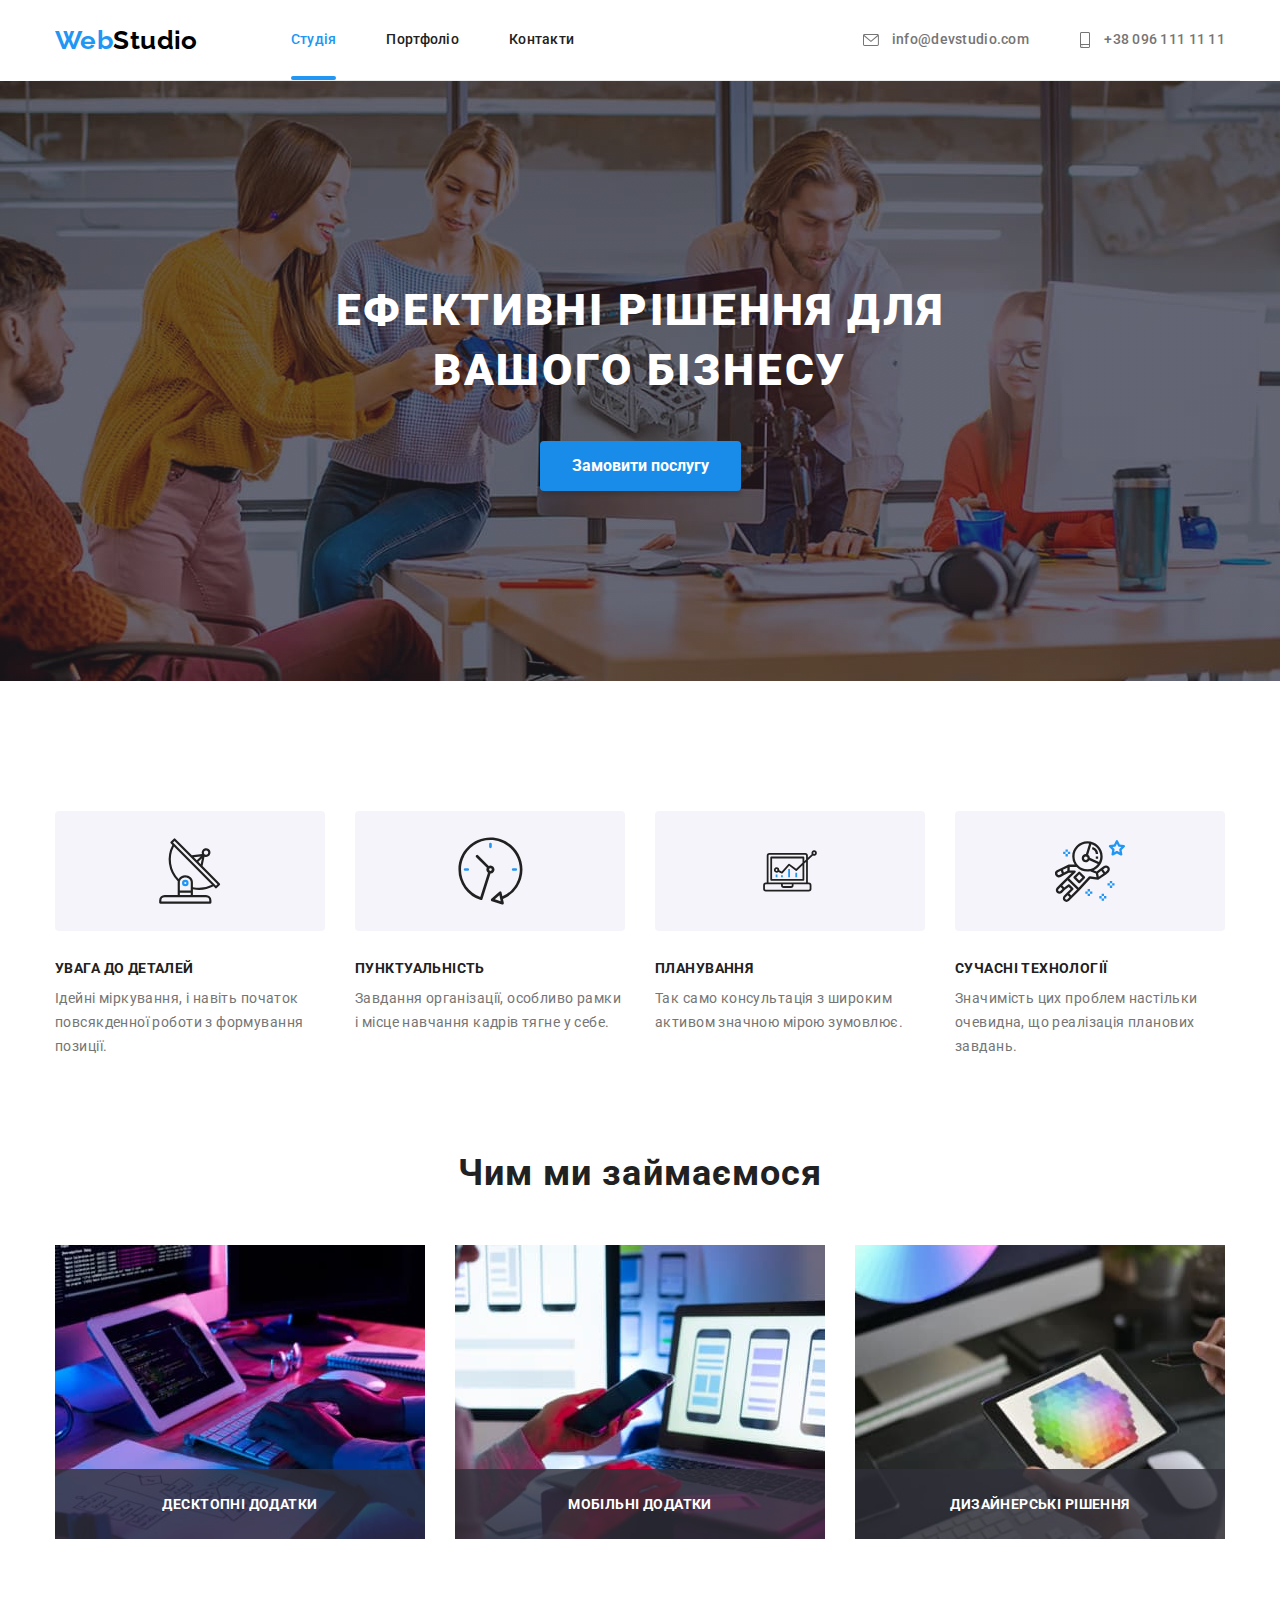
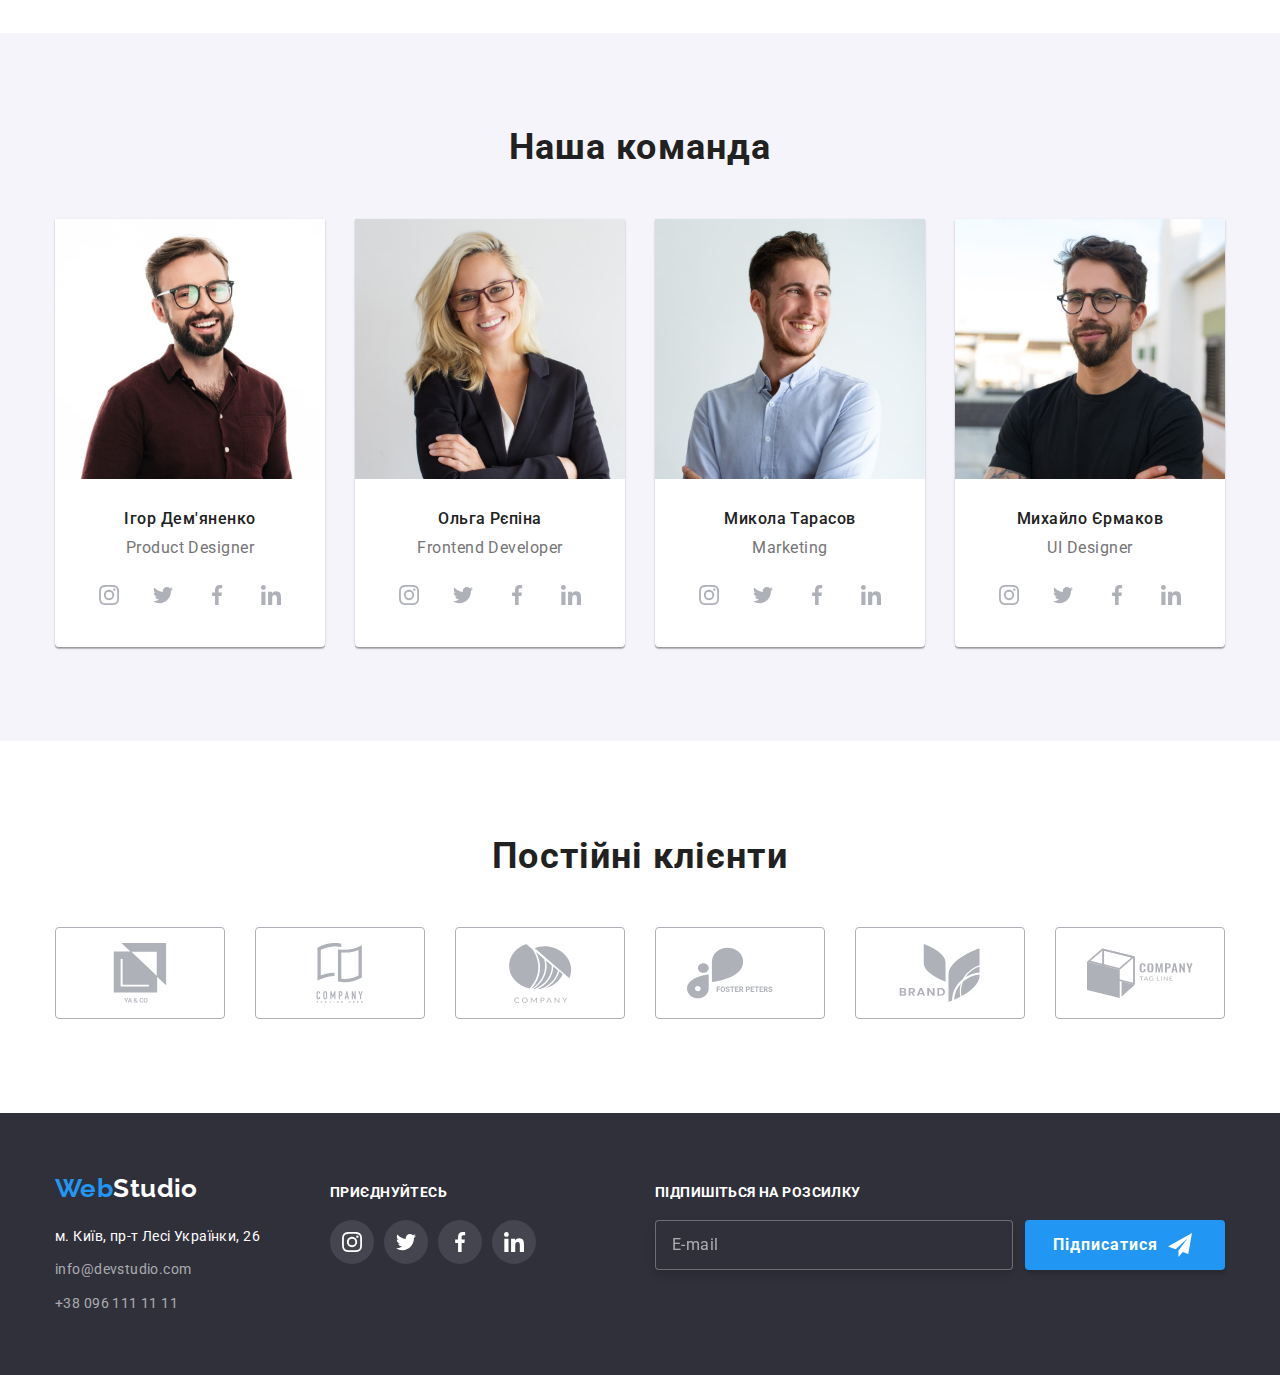
<file: index.html>
<!DOCTYPE html>
<html lang="uk">
  <head>
    <meta charset="UTF-8" />
    <meta name="viewport" content="width=device-width, initial-scale=1.0" />
    <link type="images/icons" sizes="96x96" rel="icon" href="/images/icons/icons8-keyshot-96.png" />
    <link rel="preconnect" href="https://fonts.googleapis.com" />
    <link rel="preconnect" href="https://fonts.gstatic.com" crossorigin />
    <link
      href="https://fonts.googleapis.com/css2?family=Raleway:wght@700&family=Roboto:wght@400;500;700;900&display=swap"
      rel="stylesheet"
    />
    <link
      rel="stylesheet"
      href="https://cdnjs.cloudflare.com/ajax/libs/modern-normalize/1.1.0/modern-normalize.min.css"
    />
    <link rel="stylesheet" href="./css/styles.css" />
    <title>Студія</title>
  </head>
  <body>
    <!-- Шапка -->
    <header>
      <div class="header-nav container">
        <!-- Main navigation -->
        <nav class="nav-menu">
          <a href="index.html" class="logo"><span class="logo-color">Web</span>Studio</a>
          <ul class="nav-list">
            <li class="item"><a href="./index.html" class="nav-link studio current">Студія</a></li>
            <li class="item"><a href="./portfolio.html" class="nav-link">Портфоліо</a></li>
            <li class="item"><a href="./index.html" class="nav-link">Контакти</a></li>
          </ul>
        </nav>
        <ul class="contacts-link">
          <li class="item">
            <a class="link" href="mailto:info@devstudio.com">
              <svg class="header-svg" width="16" height="12">
                <use class="header-icon" href="./images/icons.svg#icon-mail"></use>
              </svg>
              info@devstudio.com
            </a>
          </li>
          <li class="item">
            <a class="link" href="tel:+380961111111">
              <svg class="header-svg" width="12" height="16">
                <use class="header-icon" href="./images/icons.svg#icon-smartphone"></use>
              </svg>
              +38 096 111 11 11
            </a>
          </li>
        </ul>
      </div>
    </header>
    <!-- Основное -->
    <main>
      <!--Hero -->
      <section class="hero">
        <div class="container">
          <h1 class="hero-text">Ефективні рішення для вашого бізнесу</h1>
          <button data-open-modal class="button" type="button">Замовити послугу</button>
        </div>
      </section>
      <!--specials-->
      <section class="head-title1">
        <div class="container">
          <h2 class="hidden-h">Особливості</h2>
          <ul class="list list-specials">
            <li class="item">
              <div class="feature-item">
                <svg class="feature-svg" width="65.32" height="70">
                  <use href="./images/icons.svg#icon-antenna"></use>
                </svg>
              </div>
              <h3 class="title1">Увага до деталей</h3>

              <p class="p1-text">
                Ідейні міркування, і навіть початок повсякденної роботи з формування позиції.
              </p>
            </li>
            <li class="item">
              <div class="feature-item">
                <svg class="feature-svg" width="66.96" height="70">
                  <use href="./images/icons.svg#icon-clock"></use>
                </svg>
              </div>
              <h3 class="title1">Пунктуальність</h3>

              <p class="p1-text">
                Завдання організації, особливо рамки і місце навчання кадрів тягне у себе.
              </p>
            </li>
            <li class="item">
              <div class="feature-item">
                <svg class="feature-svg" width="70" height="53.69">
                  <use href="./images/icons.svg#icon-diagram"></use>
                </svg>
              </div>
              <h3 class="title1">Планування</h3>

              <p class="p1-text">Так само консультація з широким активом значною мірою зумовлює.</p>
            </li>
            <li class="item">
              <div class="feature-item">
                <svg class="feature-svg" width="70" height="70">
                  <use href="./images/icons.svg#icon-astronaut"></use>
                </svg>
              </div>
              <h3 class="title1">Сучасні технології</h3>

              <p class="p1-text">
                Значимість цих проблем настільки очевидна, що реалізація планових завдань.
              </p>
            </li>
          </ul>
        </div>
      </section>
      <!--Займаемося-->
      <section class="section2">
        <div class="container">
          <h2 class="h2-index">Чим ми займаємося</h2>
          <ul class="list list-works">
            <li class="item">
              <div class="position-element">
                <img src="images/box/box1.jpg" alt="Десктопні додатки" class="box" width="370" />
                <p class="position-text">Десктопні додатки</p>
              </div>
            </li>
            <li class="item">
              <div class="position-element">
                <img src="images/box/box2.jpg" alt="Мобільні додатки" class="box" width="370" />
                <p class="position-text">Мобільні додатки</p>
              </div>
            </li>
            <li class="item">
              <div class="position-element">
                <img src="images/box/box3.jpg" alt="Дизайнерські рішення" class="box" width="370" />
                <p class="position-text">Дизайнерські рішення</p>
              </div>
            </li>
          </ul>
        </div>
      </section>
      <!--us team-->
      <section class="team">
        <div class="container">
          <h2 class="h2-index">Наша команда</h2>
          <ul class="list list-human">
            <li class="item">
              <img
                src="images/team/team1.jpg"
                alt="Ігор Дем'яненко"
                class="photo"
                width="270"
                height="260"
              />
              <div class="format-text">
                <h3 class="title-human">Ігор Дем'яненко</h3>
                <p class="p2-text" lang="en">Product Designer</p>
                <ul class="team-social-list">
                  <li class="team-social-item">
                    <a class="team-social-link" href="">
                      <svg class="team-social-icon" width="20" height="20">
                        <use href="./images/icons.svg#icon-instagram"></use>
                      </svg>
                    </a>
                  </li>
                  <li class="team-social-item">
                    <a class="team-social-link" href="">
                      <svg class="team-social-icon" width="20" height="20">
                        <use href="./images/icons.svg#icon-twitter"></use>
                      </svg>
                    </a>
                  </li>
                  <li class="team-social-item">
                    <a class="team-social-link" href="">
                      <svg class="team-social-icon" width="20" height="20">
                        <use href="./images/icons.svg#icon-facebook"></use>
                      </svg>
                    </a>
                  </li>
                  <li class="team-social-item">
                    <a class="team-social-link" href="">
                      <svg class="team-social-icon" width="20" height="20">
                        <use href="./images/icons.svg#icon-linkedin"></use>
                      </svg>
                    </a>
                  </li>
                </ul>
              </div>
            </li>
            <li class="item">
              <img
                src="images/team/team2.jpg"
                alt="Ольга Рєпіна"
                class="photo"
                width="270"
                height="260"
              />
              <div class="format-text">
                <h3 class="title-human">Ольга Рєпіна</h3>
                <p class="p2-text" lang="en">Frontend Developer</p>
                <ul class="team-social-list">
                  <li class="team-social-item">
                    <a class="team-social-link" href="">
                      <svg class="team-social-icon" width="20" height="20">
                        <use href="./images/icons.svg#icon-instagram"></use>
                      </svg>
                    </a>
                  </li>
                  <li class="team-social-item">
                    <a class="team-social-link" href="">
                      <svg class="team-social-icon" width="20" height="20">
                        <use href="./images/icons.svg#icon-twitter"></use>
                      </svg>
                    </a>
                  </li>
                  <li class="team-social-item">
                    <a class="team-social-link" href="">
                      <svg class="team-social-icon" width="20" height="20">
                        <use href="./images/icons.svg#icon-facebook"></use>
                      </svg>
                    </a>
                  </li>
                  <li class="team-social-item">
                    <a class="team-social-link" href="">
                      <svg class="team-social-icon" width="20" height="20">
                        <use href="./images/icons.svg#icon-linkedin"></use>
                      </svg>
                    </a>
                  </li>
                </ul>
              </div>
            </li>
            <li class="item">
              <img
                src="images/team/team3.jpg"
                alt="Микола Тарасов"
                class="photo"
                width="270"
                height="260"
              />
              <div class="format-text">
                <h3 class="title-human">Микола Тарасов</h3>
                <p class="p2-text" lang="en">Marketing</p>
                <ul class="team-social-list">
                  <li class="team-social-item">
                    <a class="team-social-link" href="">
                      <svg class="team-social-icon" width="20" height="20">
                        <use href="./images/icons.svg#icon-instagram"></use>
                      </svg>
                    </a>
                  </li>
                  <li class="team-social-item">
                    <a class="team-social-link" href="">
                      <svg class="team-social-icon" width="20" height="20">
                        <use href="./images/icons.svg#icon-twitter"></use>
                      </svg>
                    </a>
                  </li>
                  <li class="team-social-item">
                    <a class="team-social-link" href="">
                      <svg class="team-social-icon" width="20" height="20">
                        <use href="./images/icons.svg#icon-facebook"></use>
                      </svg>
                    </a>
                  </li>
                  <li class="team-social-item">
                    <a class="team-social-link" href="">
                      <svg class="team-social-icon" width="20" height="20">
                        <use href="./images/icons.svg#icon-linkedin"></use>
                      </svg>
                    </a>
                  </li>
                </ul>
              </div>
            </li>
            <li class="item">
              <img
                src="images/team/team4.jpg"
                alt="Михайло Єрмаков"
                class="photo"
                width="270"
                height="260"
              />
              <div class="format-text">
                <h3 class="title-human">Михайло Єрмаков</h3>
                <p class="p2-text" lang="en">UI Designer</p>
                <ul class="team-social-list">
                  <li class="team-social-item">
                    <a class="team-social-link" href="">
                      <svg class="team-social-icon" width="20" height="20">
                        <use href="./images/icons.svg#icon-instagram"></use>
                      </svg>
                    </a>
                  </li>
                  <li class="team-social-item">
                    <a class="team-social-link" href="">
                      <svg class="team-social-icon" width="20" height="20">
                        <use href="./images/icons.svg#icon-twitter"></use>
                      </svg>
                    </a>
                  </li>
                  <li class="team-social-item">
                    <a class="team-social-link" href="">
                      <svg class="team-social-icon" width="20" height="20">
                        <use href="./images/icons.svg#icon-facebook"></use>
                      </svg>
                    </a>
                  </li>
                  <li class="team-social-item">
                    <a class="team-social-link" href="">
                      <svg class="team-social-icon" width="20" height="20">
                        <use href="./images/icons.svg#icon-linkedin"></use>
                      </svg>
                    </a>
                  </li>
                </ul>
              </div>
            </li>
          </ul>
        </div>
      </section>
      <!--Clients-->
      <section class="clients section">
        <div class="container">
          <h2 class="clients-title">Постійні клієнти</h2>
          <ul class="clients-list">
            <li class="clients-item">
              <a class="clients-link" href="#">
                <svg class="clients-icon" width="106" height="60">
                  <use href="./images/icons.svg#icon-client1"></use>
                </svg>
              </a>
            </li>
            <li class="clients-item">
              <a class="clients-link" href="#">
                <svg class="clients-icon" width="106" height="60">
                  <use href="./images/icons.svg#icon-client2"></use>
                </svg>
              </a>
            </li>
            <li class="clients-item">
              <a class="clients-link" href="#">
                <svg class="clients-icon" width="106" height="60">
                  <use href="./images/icons.svg#icon-client3"></use>
                </svg>
              </a>
            </li>
            <li class="clients-item">
              <a class="clients-link" href="#">
                <svg class="clients-icon" width="106" height="60">
                  <use href="./images/icons.svg#icon-client4"></use>
                </svg>
              </a>
            </li>
            <li class="clients-item">
              <a class="clients-link" href="#">
                <svg class="clients-icon" width="106" height="60">
                  <use href="./images/icons.svg#icon-client5"></use>
                </svg>
              </a>
            </li>
            <li class="clients-item">
              <a class="clients-link" href="#">
                <svg class="clients-icon" width="106" height="60">
                  <use href="./images/icons.svg#icon-client6"></use>
                </svg>
              </a>
            </li>
          </ul>
        </div>
      </section>
    </main>
    <!-- Подвал -->
    <footer class="footer">
      <!--Address-->
      <div class="container footer-conteiner">
        <div class="footer-pad">
          <a href="index.html" class="logo-footer logo" lang="en"
            ><span class="logo-color">Web</span><span class="logo-color2">Studio</span></a
          >
          <address class="address-font">
            <ul class="nodecor footer-flex">
              <li class="item">
                <a
                  href="https://goo.gl/maps/6Eq97cpLvWqihNQf9"
                  target="_blank"
                  rel="noopener noreferrer"
                  class=" contacts-address"
                  >м. Київ, пр-т Лесі Українки, 26</a
                >
              </li>
              <li class="item">
                <a href="mailto:binfo@devstudio.com" class="link contacts-footer"
                  >info@devstudio.com
                </a>
              </li>
              <li class="item">
                <a href="tel:+380961111111" class="link-footer contacts-footer"
                  >+38 096 111 11 11</a
                >
              </li>
            </ul>
          </address>
        </div>

        <div class="footer-social">
          <p class="footer-social-text">приєднуйтесь</p>
          <ul class="footer-social-list">
            <li class="footer-social-item">
              <a class="footer-social-link link" href="">
                <svg class="footer-social-icon" width="20" height="20">
                  <use href="./images/icons.svg#icon-instagram"></use>
                </svg>
              </a>
            </li>
            <li class="footer-social-item">
              <a class="footer-social-link link" href="">
                <svg class="footer-social-icon" width="20" height="20">
                  <use href="./images/icons.svg#icon-twitter"></use>
                </svg>
              </a>
            </li>
            <li class="footer-social-item">
              <a class="footer-social-link link" href="">
                <svg class="footer-social-icon" width="20" height="20">
                  <use href="./images/icons.svg#icon-facebook"></use>
                </svg>
              </a>
            </li>
            <li class="footer-soc-item">
              <a class="footer-social-link link" href="">
                <svg class="footer-social-icon" width="20" height="20">
                  <use href="./images/icons.svg#icon-linkedin"></use>
                </svg>
              </a>
            </li>
          </ul>
        </div>
        <form class="form-footer">
          <p class="footer-social-text">Підпишіться на розсилку</p>

          <div class="form-lable">
            <label class="form-footer">
              <input class="form-in-footer" type="email" name="mail" placeholder="E-mail" />
            </label>
            <button class="form-button-footer" type="submit">
              Підписатися

              <svg class="icon" width="24" height="24">
                <use href="./images/icons.svg#icon-send"></use>
              </svg>
            </button>
          </div>
        </form>
      </div>
    </footer>

    <!-- Modal Window-->
    <div data-modal class="backdrop is-hidden">
      <div class="modal">
        <button data-close-modal class="modal-button">
          <svg class="header-svg1" width="20" height="20">
            <use class="modal-icon" href="./images/icons.svg#icon-close"></use>
          </svg>
        </button>

        <!--Text modal window-->
        <form class="form js-speaker-form">
          <p class="modal-h2">Залиште свої дані, ми вам передзвонимо</p>

          <label class="form-field">
            <span class="form-label">Ім'я</span>
            <input class="form-input" type="text" name="name" placeholder=" " />

            <svg class="icon" width="18" height="18">
              <use href="./images/icons.svg#icon-persone"></use>
            </svg>
          </label>

          <label class="form-field">
            <span class="form-label">Телефон</span>
            <input class="form-input" 
            type="tel" 
            name="tel" 
            placeholder=" " 
            />

            <svg class="icon" width="18" height="18">
              <use href="./images/icons.svg#icon-mobile"></use>
            </svg>
          </label>

          <label class="form-field">
            <span class="form-label"> Пошта</span>
            <input class="form-input" type="email" name="mail" placeholder=" " />

            <svg class="icon" width="18" height="18">
              <use href="./images/icons.svg#icon-email"></use>
            </svg>
          </label>

          <div class="form-field">
            <label for="comment">
              <span class="form-label">Коментар</span>
            </label>
            <textarea
              class="comment"
              name="comment"
              id="comment"
              cols="30"
              rows="4"
              placeholder="Введіть текст"
            ></textarea>
          </div>

          <label class="lable-checkbox">
            <input class="checkbox" type="checkbox" name="policy" value="policy" />
            <span class="icon"></span>
            Погоджуюся з розсилкою та приймаю
            <a href="#" class="dogovor"> <span class="">Умови договору</span></a>
          </label>

          <div>
            <button class="form-button" type="submit">Відправити</button>
          </div>
        </form>
      </div>
    </div>
    <script src="./java/modal.js"></script>
    <script>
      (() => {
        document.querySelector('.js-speaker-form').addEventListener('submit', e => {
          e.preventDefault();

          new FormData(e.currentTarget).forEach((value, name) => console.log(`${name}: ${value}`));

          e.currentTarget.reset();
        });
      })();
    </script>
  </body>
</html>
</file>
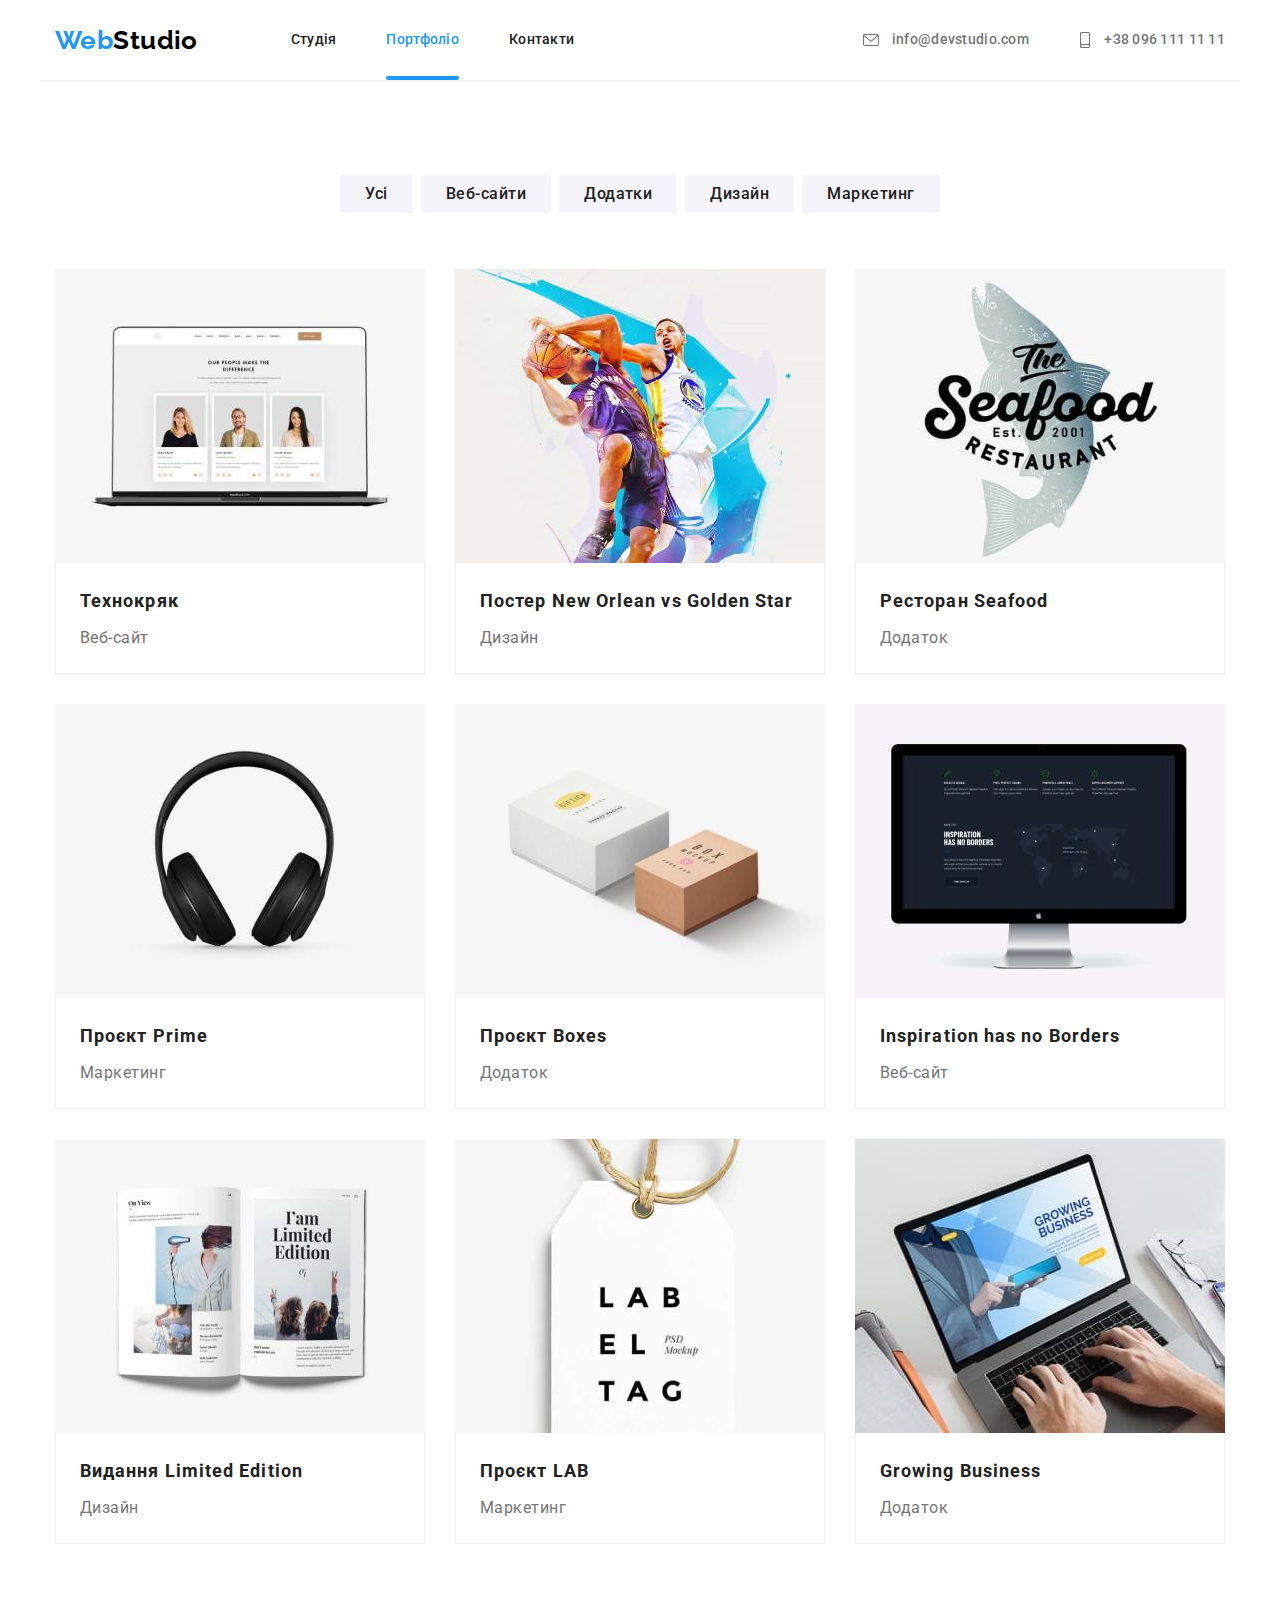
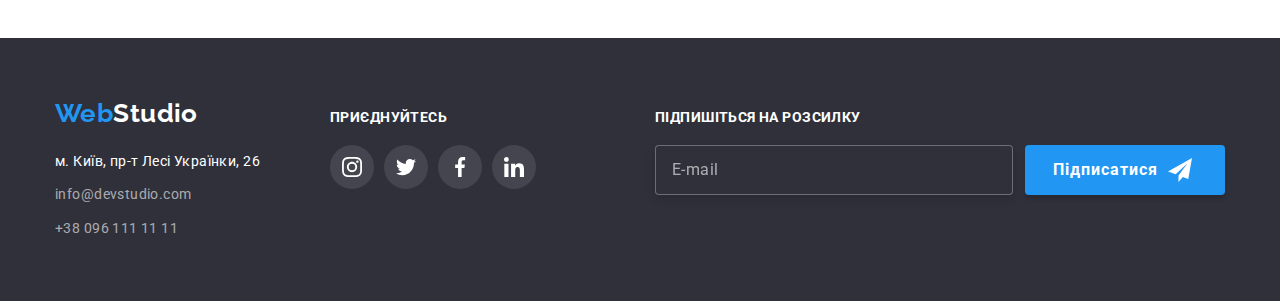
<file: portfolio.html>
<!DOCTYPE html>
<html lang="uk">
  <head>
    <meta charset="UTF-8" />
    <meta name="viewport" content="width=device-width, initial-scale=1.0" />
    <link type="images/icons" sizes="96x96" rel="icon" href="/images/icons/icons8-keyshot-96.png" />
    <link rel="preconnect" href="https://fonts.googleapis.com" />
    <link rel="preconnect" href="https://fonts.gstatic.com" crossorigin />
    <link
      href="https://fonts.googleapis.com/css2?family=Raleway:wght@700&family=Roboto:wght@400;500;700;900&display=swap"
      rel="stylesheet"
    />
    <link
      rel="stylesheet"
      href="https://cdnjs.cloudflare.com/ajax/libs/modern-normalize/1.1.0/modern-normalize.min.css"
    />
    <link rel="stylesheet" href="css/styles.css" />
    <title>Портфоліо</title>
  </head>
  <body>
    <header>
      <div class="header-nav container">
        <!-- Main navigation -->
        <nav class="nav-menu">
          <a href="index.html" class="logo"><span class="logo-color">Web</span>Studio</a>
          <ul class="nav-list">
            <li class="item"><a href="./index.html" class="nav-link">Студія</a></li>
            <li class="item">
              <a href="./portfolio.html" class="nav-link portfolio current">Портфоліо</a>
            </li>
            <li class="item"><a href="./index.html" class="nav-link">Контакти</a></li>
          </ul>
        </nav>
               <ul class="contacts-link">
          <li class="item">
            <a class="link" href="mailto:info@devstudio.com">
              <svg class="header-svg" width="16" height="12">
                  <use
                    class="header-icon"
                    href="./images/icons.svg#icon-mail"
                  ></use>
                </svg>
              info@devstudio.com </a>
          </li>
          <li class="item"><a class="link" href="tel:+380961111111">
                <svg class="header-svg" width="12" height="16">
                  <use
                    class="header-icon"
                    href="./images/icons.svg#icon-smartphone" 
                  ></use>
                </svg>
            +38 096 111 11 11 </a></li>
        </ul>
      </div>
    </header>
    <main>
      <!--Основное-->
      <section class="section-portfolio">
        <div class="container">
          <h1 hidden>Проекти</h1>
          <ul class="list list-buttons">
            <li class="item"><button class="button2 text-button" type="button">Усі</button></li>
            <li class="item">
              <button class="button2 text-button" type="button">Веб-сайти</button>
            </li>
            <li class="item"><button class="button2 text-button" type="button">Додатки</button></li>
            <li class="item"><button class="button2 text-button" type="button">Дизайн</button></li>
            <li class="item">
              <button class="button2 text-button" type="button">Маркетинг</button>
            </li>
          </ul>
          <h1 class="portfolio-h1" hidden>Приклади проєктів</h1>

          <ul class="flex-list-photos">
            <li class="item hover-position">
              <a class="list-photo" href=""
                >
                <div class="position-img">
                <img
                  src="images/page2/1.jpg"
                  alt="Технокряк"
                  class="photo"
                  width="370"
                  height="294"
                />
                <div class="position-portfolio">
                <p class="position-card-text">
                  Ресурс пропонує комплексні пропозиції з різним рівнем функціоналу та сервісів. Все це дозволить відвідувачу отримати вичерпні відомості про компанію чи приватну особу.
                </p>
               </div>
              </div>
                <div class="format-p3-text">
                  <h2 class="title-2">Технокряк</h2>
                  <p class="p3-text">Веб-сайт</p>
                </div>
              </a>
            </li>
            <li class="item hover-position">
              <a class="list-photo" href=""
                >
                <div class="position-img">
                <img
                  src="images/page2/2.jpg"
                  alt="Постер New Orlean vs Golden Star"
                  class="photo"
                  width="370"
                  height="294"
                />
                <div class="position-portfolio">
                <p class="position-card-text">
                  Ресурс пропонує комплексні пропозиції з різним рівнем функціоналу та сервісів. Все це дозволить відвідувачу отримати вичерпні відомості про компанію чи приватну особу.
                </p>
               </div>
              </div>
                <div class="format-p3-text">
                  <h2 class="title-2">Постер New Orlean vs Golden Star</h2>
                  <p class="p3-text">Дизайн</p>
                </div></a
              >
            </li>
            <li class="item hover-position">
              <a class="list-photo" href=""
                >
                <div class="position-img">
                <img
                  src="images/page2/3.jpg"
                  alt="Ресторан Seafood"
                  class="photo"
                  width="370"
                  height="294"
                />
                <div class="position-portfolio">
                <p class="position-card-text">
                  Ресурс пропонує комплексні пропозиції з різним рівнем функціоналу та сервісів. Все це дозволить відвідувачу отримати вичерпні відомості про компанію чи приватну особу.
                </p>
               </div>
              </div>
                <div class="format-p3-text">
                  <h2 class="title-2">Ресторан Seafood</h2>
                  <p class="p3-text">Додаток</p>
                </div></a
              >
            </li>
            <li class="item hover-position">
              <a class="list-photo" href=""
                >
                <div class="position-img">
                <img
                  src="images/page2/4.jpg"
                  alt="Проєкт Prime"
                  class="photo"
                  width="370"
                  height="294"
                />
                <div class="position-portfolio">
                <p class="position-card-text">
                  Ресурс пропонує комплексні пропозиції з різним рівнем функціоналу та сервісів. Все це дозволить відвідувачу отримати вичерпні відомості про компанію чи приватну особу.
                </p>
               </div>
              </div>
                <div class="format-p3-text">
                  <h2 class="title-2">Проєкт Prime</h2>
                  <p class="p3-text">Маркетинг</p>
                </div></a
              >
            </li>
            <li class="item hover-position">
              <a class="list-photo" href=""
                >
                <div class="position-img">
                <img
                  src="images/page2/5.jpg"
                  alt="Проєкт Boxes"
                  class="photo"
                  width="370"
                  height="294"
                />
                <div class="position-portfolio">
                <p class="position-card-text">
                  Ресурс пропонує комплексні пропозиції з різним рівнем функціоналу та сервісів. Все це дозволить відвідувачу отримати вичерпні відомості про компанію чи приватну особу.
                </p>
               </div>
              </div>
                <div class="format-p3-text">
                  <h2 class="title-2">Проєкт Boxes</h2>
                  <p class="p3-text">Додаток</p>
                </div></a
              >
            </li>

            <li class="item hover-position">
              
              <a class="list-photo" href=""
                >
                <div class="position-img">
                <img
                  src="images/page2/6.jpg"
                  alt="Inspiration has no Borders"
                  class="photo"
                  width="370"
                  height="294"
                />
                <div class="position-portfolio">
                <p class="position-card-text">
                  Ресурс пропонує комплексні пропозиції з різним рівнем функціоналу та сервісів. Все це дозволить відвідувачу отримати вичерпні відомості про компанію чи приватну особу.
                </p>
               </div>
              </div>
                <div class="format-p3-text">
                  <h2 class="title-2">Inspiration has no Borders</h2>
                  <p class="p3-text">Веб-сайт</p>
                </div></a
              >
            </li>
            <li class="item hover-position">
          
              <a class="list-photo" href=""
                >
                <div class="position-img">
                <img
                  src="images/page2/7.jpg"
                  alt="Видання Limited Edition"
                  class="photo"
                  width="370"
                  height="294"
                />
                <div class="position-portfolio">
                <p class="position-card-text">
                  Ресурс пропонує комплексні пропозиції з різним рівнем функціоналу та сервісів. Все це дозволить відвідувачу отримати вичерпні відомості про компанію чи приватну особу.
                </p>
               </div>
              </div>
                <div class="format-p3-text">
                  <h2 class="title-2">Видання Limited Edition</h2>
                  <p class="p3-text">Дизайн</p>
                </div></a
              >
            </li>
            <li class="item hover-position">
              
              <a class="list-photo" href=""
                >
                <div class="position-img">
                <img
                  src="images/page2/8.jpg"
                  alt="Проєкт LAB"
                  class="photo"
                  width="370"
                  height="294"
                />
                <div class="position-portfolio">
                <p class="position-card-text">
                  Ресурс пропонує комплексні пропозиції з різним рівнем функціоналу та сервісів. Все це дозволить відвідувачу отримати вичерпні відомості про компанію чи приватну особу.
                </p>
               </div>
              </div>
                <div class="format-p3-text">
                  <h2 class="title-2">Проєкт LAB</h2>
                  <p class="p3-text">Маркетинг</p>
                </div></a
              >
            </li>
            <li class="item hover-position">
              
              <a class="list-photo" href=""
                >
                <div class="position-img">
                <img
                  src="images/page2/9.jpg"
                  alt="Growing Business"
                  class="photo"
                  width="370"
                  height="294"
                />
                <div class="position-portfolio">
                <p class="position-card-text">
                  Ресурс пропонує комплексні пропозиції з різним рівнем функціоналу та сервісів. Все це дозволить відвідувачу отримати вичерпні відомості про компанію чи приватну особу.
                </p>
               </div>
              </div>
                <div class="format-p3-text">
                  <h2 class="title-2">Growing Business</h2>
                  <p class="p3-text">Додаток</p>
                </div></a
              >
            </li>
          </ul>
        </div>
      </section>
    </main>

        <!-- Подвал -->
    <footer class="footer">
      <!--Address-->
      <div class="container footer-conteiner">
        <div class="footer-pad">
          <a href="index.html" class="logo-footer logo" lang="en"
            ><span class="logo-color">Web</span><span class="logo-color2">Studio</span></a
          >
          <address class="address-font">
            <ul class="nodecor footer-flex">
              <li class="item">
                <a
                  href="https://goo.gl/maps/6Eq97cpLvWqihNQf9"
                  target="_blank"
                  rel="noopener noreferrer"
                  class="link contacts-address"
                  >м. Київ, пр-т Лесі Українки, 26</a
                >
              </li>
              <li class="item">
                <a href="mailto:binfo@devstudio.com" class="link contacts-footer"
                  >info@devstudio.com
                </a>
              </li>
              <li class="item">
                <a href="tel:+380961111111" class="link-footer contacts-footer"
                  >+38 096 111 11 11</a
                >
              </li>
            </ul>
          </address>
        </div>

 <div class="footer-social">
          <p class="footer-social-text">приєднуйтесь</p>
          <ul class="footer-social-list">
            <li class="footer-social-item">
              <a class="footer-social-link link" href="">
                <svg class="footer-social-icon" width="20" height="20">
                  <use href="./images/icons.svg#icon-instagram"></use>
                </svg>
              </a>
            </li>
            <li class="footer-social-item">
              <a class="footer-social-link link" href="">
                <svg class="footer-social-icon" width="20" height="20">
                  <use href="./images/icons.svg#icon-twitter"></use>
                </svg>
              </a>
            </li>
            <li class="footer-social-item">
              <a class="footer-social-link link" href="">
                <svg class="footer-social-icon" width="20" height="20">
                  <use href="./images/icons.svg#icon-facebook"></use>
                </svg>
              </a>
            </li>
            <li class="footer-soc-item">
              <a class="footer-social-link link" href="">
                <svg class="footer-social-icon" width="20" height="20">
                  <use href="./images/icons.svg#icon-linkedin"></use>
                </svg>
              </a>
            </li>
          </ul>
        </div>

        <form class="form-footer">
          <p class="footer-social-text">Підпишіться на розсилку</p>

          <div class="form-lable">
            <label class="form-footer">
              <input class="form-in-footer" type="email" name="mail" placeholder="E-mail" />
            </label>
            <button class="form-button-footer" type="submit">
              Підписатися

              <svg class="icon" width="24" height="24">
                <use href="./images/icons.svg#icon-send"></use>
              </svg>
            </button>
          </div>
        </form>
      </div>
    </footer>
  </body>
</html>
</file>
<file: css/styles.css>
:root {
  --brand-body: #757575;
  --brand-blue: #2196f3;
  --brand-black: #212121;
  --brand-white: #ffffff;
  --button-main-color: #188ce8;
  --brand-background: #2f303a;
  --brand-background2: #f5f4fa;
  --brand-logo: #000000;
  --brand-color-border: #eeeeee;
  --color-border-grey: #afb1b8;
  --brand-footer: rgba(255, 255, 255, 0.6);
  --hero-background-fon: rgba(47, 48, 58, 0.4);
  --background-position: rgba(47, 48, 58, 0.8);
  --background-position-portfolio: rgba(33, 150, 243, 0.9);
  --timing-function: cubic-bezier(0.4, 0, 0.2, 1);
}

/* Убираем маркеры */
ul,
li {
  margin: 0;
  padding: 0;
  list-style: none;
}

/* Reset margin */
a,
h1,
h2,
h3,
p {
  margin: 0;
}

.studio.current,
.portfolio.current,
.contacts.current {
  color: var(--brand-blue);
}

img {
  display: block;
  width: 100%;
  height: auto;
}

body,
.link-footer {
  font-family: 'Roboto', sans-serif;
  color: var(--brand-body);
  font-size: 14px;
  font-weight: 400;
  line-height: calc(24 / 14);
  letter-spacing: 0.03em;
}

/* Общий */
.container {
  padding-left: 15px;
  padding-right: 15px;
  width: 1200px;
  margin: 0 auto;
  /* outline: 2px solid black; */
}
/* Logo */
.logo {
  font-family: raleway;
  color: var(--brand-logo);
  font-weight: 700;
  font-size: 26px;
  line-height: 1.19;
}
/* Two Color Logo */
.logo-color {
  color: var(--brand-blue);
}
.logo-color2 {
  color: var(--brand-white);
  margin-bottom: 10px;
}
/* Menu flex-block */
.nav-menu {
  display: flex;
  align-items: center;
}

.header-nav {
  border-bottom: 1px solid #ececec;
  display: flex;
}

.nav-list {
  display: flex;
  margin-left: 93px;
}
.nav-list .item:not(:last-child) {
  margin-right: 50px;
}

/* Header Navigation */
.nav-link {
  display: block;
  padding-top: 32px;
  padding-bottom: 32px;
  color: var(--brand-black);
  font-weight: 500;
  font-size: 14px;
  line-height: 1.1;
  letter-spacing: 0.02em;
  position: relative;
}
/* Contacts header */
.contacts-link {
  display: flex;
  margin-left: auto;
}
.contacts-link .item + .item {
  margin-left: 50px;
}

.contacts-link .link {
  display: block;
  padding-top: 32px;
  padding-bottom: 32px;
  align-items: center;
}

.link,
.link-footer {
  color: var(--brand-body);
  font-weight: 500;
  font-size: 14px;
  line-height: 1.1;
  letter-spacing: 0.02em;
}
/* Delete no line */
.contacts-address,
.nav-link,
.link,
.logo,
.link-footer,
.list-photo {
  text-decoration: none;
}

/* menu highlighting */
.header-icon:hover,
.link:hover,
.link:focus,
.nav-link:hover,
.nav-link:focus {
  color: var(--brand-blue);
  fill: var(--brand-blue);
}
/* Hero site */
.hero {
  background-color: var(--brand-background);
  background-image: linear-gradient(
      to right,
      var(--hero-background-fon),
      var(--hero-background-fon)
    ),
    url(../images/hero.jpg);
  padding-top: 200px;
  padding-bottom: 200px;
  text-align: center;
  max-width: 1600px;
  height: 600px;
  margin-left: auto;
  margin-right: auto;
  background-position: center;
  background-repeat: no-repeat;
  background-size: cover;
}
.hero-text {
  color: var(--brand-white);
  font-weight: 900;
  font-size: 44px;
  line-height: 1.36;
  letter-spacing: 0.06em;
  text-transform: uppercase;
  margin-left: auto;
  margin-right: auto;
  margin-top: 0px;
  margin-bottom: 40px;
  width: 696px;
  text-align: center;
}
/* Button */
.button {
  display: inline-block;
  font-weight: 700;
  font-size: 16px;
  line-height: 1.875;
  padding: 10px 32px;
  color: var(--brand-white);
  background-color: var(--button-main-color);
  box-shadow: 0px 4px 4px rgba(0, 0, 0, 0.15);
  border-radius: 4px;
  border: none;
  transition: background-color 250ms var(--timing-function);
}

button:hover,
button:focus {
  cursor: pointer;
  background: var(--brand-blue);
}

/* Button Portfolio html */
.text-button {
  text-align: center;
  color: var(--brand-black);
  font-weight: 500;
  font-size: 16px;
  line-height: 1.625;
}
.button2 {
  background: var(--brand-background2);
  color: var(--brand-black);
  letter-spacing: 0.03em;
  border-radius: 4px;
  border: none;
  padding: 6px 25px 6px 25px;
  text-align: center;
  transition-property: background-color, color, box-shadow;
  transition-duration: 250ms;
  transition-timing-function: var(--timing-function);
}

.button2:hover {
  color: var(--brand-white);
  cursor: pointer;
  box-shadow: 0px 3px 1px rgba(0, 0, 0, 0.1), 0px 1px 2px rgba(0, 0, 0, 0.08),
    0px 2px 2px rgba(0, 0, 0, 0.12);
  border-radius: 4px;
}

.button2:focus {
  color: var(--brand-white);
}

.section2 {
  padding-bottom: 94px;
}

/* Prtfolio flex block */
.list-buttons {
  display: flex;
  justify-content: center;
  margin-bottom: 56px;
}
/* Отступы конопок портфолио */
.list-buttons .item:not(:first-child) {
  margin-left: 8px;
}

.flex-list-photos {
  display: flex;
  flex-wrap: wrap;
  margin-right: -30px;
  /* background-color: darkorchid; */
}

.flex-list-photos .item {
  /* flex-basis: calc((100% - 30px) / 4); */
  margin-right: 30px;
  margin-bottom: 30px;
  /* background-color: tomato; */
}

.flex-list-photos .item:nth-child(3n) {
  margin-right: 0;
}

.flex-list-photos .item:nth-last-child(-n + 3) {
  margin-bottom: 0;
}

.list-photo {
  display: block;
}

.list-photo:hover,
.list-photo:focus {
  box-shadow: 0px 1px 1px rgba(0, 0, 0, 0.12), 0px 4px 4px rgba(0, 0, 0, 0.06),
    1px 4px 6px rgba(0, 0, 0, 0.16);
}

.section-portfolio {
  padding-top: 94px;
  padding-bottom: 94px;
}

/* All H2 font-color index.html*/
.h2-index {
  color: var(--brand-black);
  font-weight: 700;
  font-size: 36px;
  line-height: 1.16;
  letter-spacing: 0.03em;
  margin-bottom: 50px;
  text-align: center;
}

.head-title1 {
  padding-top: 94px;
  padding-bottom: 94px;
}
.list-specials,
.list-works,
.list-human {
  display: flex;
}

.list-specials .item {
  width: 270px;
}

.list-specials .item:not(:last-child) {
  margin-right: 30px;
}

.list-works .item:not(:last-child),
.list-human .item:not(:last-child),
.clients-list .item:not(:last-child) {
  margin-right: 30px;
}

/* .list-human .item:not(:last-child) {
  margin-right: 30px;
} */

.list-human .item .photo {
  margin-bottom: 0px;
}

.list-human .item {
  background-color: var(--brand-white);
  box-shadow: 0px 1px 3px rgba(0, 0, 0, 0.12), 0px 1px 1px rgba(0, 0, 0, 0.14),
    0px 2px 1px rgba(0, 0, 0, 0.2);
  border-radius: 0px 0px 4px 4px;
}

.title1 {
  color: var(--brand-black);
  font-weight: 700;
  font-size: 14px;
  line-height: 1.14;
  letter-spacing: 0.03em;
  text-transform: uppercase;
  margin-bottom: 10px;
}
/* text p1 */
.p1-text {
  line-height: 1.714;
  letter-spacing: 0.03em;
  text-align: left;
}

/* Us team */
.team {
  padding-top: 94px;
  padding-bottom: 94px;
  background-color: var(--brand-background2);
}

.title-human {
  color: var(--brand-black);
  font-weight: 500;
  font-size: 16px;
  line-height: 1.187;
  letter-spacing: 0.03em;
  margin-bottom: 10px;
}
/* text p2 index*/
.p2-text {
  font-size: 16px;
  line-height: 1.187;
  letter-spacing: 0.03em;
}

/* .p2-text:last-child {
  margin-bottom: 0px;
} */

/* Photo cards */
.format-text {
  padding-top: 30px;
  padding-bottom: 30px;
  text-align: center;
}

/* Photo cards Portfoli*/
.format-p3-text {
  padding: 20px 24px;
  text-align: left;
  /* border: 1px solid #eeeeee; */
  border: 1px solid var(--brand-color-border);
  border-top: none;
}

/* H3 text site-Portfolio */
.title-2 {
  margin-bottom: 4px;
  font-weight: 700;
  font-size: 18px;
  line-height: 2;
  letter-spacing: 0.06em;
  color: var(--brand-black);
}

/* text p site-Portfolio */
.p3-text {
  font-size: 16px;
  line-height: 1.875;
  letter-spacing: 0.03em;
  color: var(--brand-body);
}

.footer {
  padding-top: 60px;
  padding-bottom: 60px;
  background: var(--brand-background);
}

.address-font {
  font-style: normal;
}

.contacts-footer {
  font-weight: inherit;
  line-height: 1.71;
  letter-spacing: 0.03em;
  color: var(--brand-footer);
  margin-bottom: 9px;
}

.contacts-address {
  color: var(--brand-white);
  font-weight: 400;
  letter-spacing: 0.03em;
  line-height: calc(24 / 14);
}

.contacts-address:hover,
.contacts-address:focus,
.contacts-footer:hover,
.contacts-footer:focus {
  color: var(--brand-blue);
}

.logo-footer {
  display: inline-block;
  margin-bottom: 20px;
}
/* .list {
  display: inline-flex;
} */

.footer .container {
  display: flex;
  align-items: baseline;
}

.footer-pad {
  margin-right: 70px;
}

.footer-flex {
  display: block;
}

.footer-flex .item:not(:last-child) {
  margin-bottom: 9px;
}

/* --SVG--Social links team, footer */

.team-social-list {
  display: flex;
  justify-content: center;
  margin-top: 16px;
}

.team-social-link {
  display: flex;
  justify-content: center;
  align-items: center;
  width: 44px;
  height: 44px;
  border-radius: 50%;
  background-color: var(--brand-white);
  fill: var(--color-border-grey);
  transition-property: background-color, fill;
  transition-duration: 250ms;
  transition-timing-function: var(--timing-function);
}

.team-social-item:not(:last-child) {
  margin-right: 10px;
}

.team-social-link:focus,
.team-social-link:hover {
  outline: none;
  fill: var(--brand-white);
  background-color: var(--button-main-color);
}

.footer-social {
  margin-right: auto;
}
.form-footer {
  margin-left: auto;
}

.footer-social-text {
  display: inline-block;
  font-weight: 700;
  font-size: 14px;
  line-height: 16px;
  letter-spacing: 0.03em;
  text-transform: uppercase;
  color: var(--brand-white);
  margin-bottom: 20px;
  margin-left: 0px;
  margin-right: 0px;
}

.footer-social-list {
  display: flex;
}

.footer-social-link {
  display: flex;
  justify-content: center;
  align-items: center;
  width: 44px;
  height: 44px;
  border-radius: 50%;
  background-color: rgba(255, 255, 255, 0.1);
  transition-property: background-color;
  transition-duration: 250ms;
  transition-timing-function: var(--timing-function);
}

.footer-social-item:not(:last-child) {
  margin-right: 10px;
}

.footer-social-link:hover,
.footer-social-link:focus {
  background-color: var(--brand-blue);
}

.footer-social-icon {
  fill: var(--brand-white);
}
.form-lable {
  display: flex;
}

.form-in-footer {
  width: 358px;
  height: 50px;
  color: var(--brand-white);
  padding: 15px 15px 15px 16px;
  border: 1px solid rgba(255, 255, 255, 0.3);
  filter: drop-shadow(0px 4px 4px rgba(0, 0, 0, 0.15));
  border-radius: 4px;
  margin-right: 12px;
  background-color: var(--brand-background);
}

.form-footer input::placeholder {
  font-size: 16px;
  line-height: calc(20 / 16);
  letter-spacing: 0.03em;
  color: rgba(255, 255, 255, 0.6);
}

.form-button-footer {
  font-weight: 700;
  font-size: 16px;
  line-height: calc(30 / 16);
  display: flex;
  align-items: center;
  text-align: center;
  letter-spacing: 0.06em;
  color: var(--brand-white);
  background: var(--brand-blue);
  box-shadow: 0px 4px 4px rgba(0, 0, 0, 0.15);
  width: 200px;
  height: 50px;
  border-radius: 4px;
  border: none;
  transition: background-color 250ms var(--timing-function);
  padding: 10px 10px 10px 28px;
}

.form-button-footer .icon {
  fill: var(--brand-white);
  margin-left: 10px;
}

/* ---SVG Clients block --- */

.clients-title {
  font-weight: 700;
  font-size: 36px;
  line-height: 42px;
  text-align: center;
  letter-spacing: 0.03em;
  color: var(--brand-black);
  margin-bottom: 50px;
}

.clients-list {
  display: flex;
}

.clients-link {
  display: flex;
  align-items: center;
  border: 1px solid var(--color-border-grey);
  border-radius: 4px;
  height: 92px;
  width: 170px;
  justify-content: center;
  fill: var(--color-border-grey);
  transition-property: border fill;
  transition-duration: 250ms;
  transition-timing-function: var(--timing-function);
}

.clients-item:not(:last-child) {
  margin-right: 30px;
}

.clients {
  padding-top: 94px;
  padding-bottom: 94px;
}

.clients-link:hover,
.clients-icon:hover {
  fill: var(--brand-blue);
}

.clients-link:hover {
  border: 1px solid var(--brand-blue);
}

.clients-icon:focus,
.clients-link:focus {
  outline: none;
  fill: var(--brand-blue);
  border: 1px solid var(--brand-blue);
}

/* --SVG chapter - Особлиості */

.feature-item {
  display: flex;
  align-items: center;
  justify-content: center;
  height: 120px;
  width: 270px;
  margin-bottom: 30px;
  background-color: var(--brand-background2);
  border-radius: 4px;
}
.feature-item .item:not(:last-child) {
  margin-right: 30px;
}

/* SVG Header icon */

.header-svg {
  fill: currentColor;
  margin-right: 10px;
  vertical-align: middle;
  align-items: center;
}

/* === Position elements === */

.position-text {
  font-weight: 700;
  font-size: 14px;
  line-height: calc(16 / 14);
  text-align: center;
  letter-spacing: 0.03em;
  text-transform: uppercase;
  color: var(--brand-white);
}

.position-element {
  position: relative;
}

.position-element p {
  justify-content: center;
  align-items: center;
  background: var(--background-position);
  width: 100%;
  height: 70px;
  display: flex;
  position: absolute;
  bottom: 0;
  right: 0;
}

.nav-link::after {
  content: '';
  display: block;
  width: 100%;
  height: 4px;
  background-color: var(--brand-blue);
  position: absolute;
  bottom: 0;
  border-radius: 2px;
  opacity: 0;
}

.nav-link.current::after {
  opacity: 1;
}

.position-card-text {
  font-weight: 400;
  font-size: 18px;
  line-height: calc(28 / 18);
  letter-spacing: 0.03em;
  color: var(--brand-white);
}

.position-img {
  position: relative;
  overflow: hidden;
}

.position-portfolio {
  /* border: 1px solid red; */
  justify-content: center;
  align-items: center;
  background: var(--background-position-portfolio);
  width: 100%;
  height: 100%;
  display: block;
  position: absolute;
  bottom: 0;
  padding: 63px 24px;
  transform: translateY(101%);
  transition: transform 250ms var(--timing-function);
}

.hover-position:hover .position-portfolio {
  transform: translateY(0%);
}
/* Modal windows */

.backdrop {
  position: fixed;
  top: 0;
  left: 0;
  width: 100%;
  height: 100%;
  background-color: rgba(0, 0, 0, 0.2);
  transition: opacity 250ms var(--timing-function);
  opacity: 1;
}

.backdrop.is-hidden {
  opacity: 0;
  pointer-events: none;
}

.backdrop.is-hidden .modal {
  transform: translate(-50%, -70%) scale(1.1);
}

.modal {
  padding: 40px;
  position: absolute;
  left: 50%;
  top: 50%;
  background: var(--brand-white);
  transform: translate(-50%, -50%) scale(1);
  box-shadow: 0px 1px 3px rgba(0, 0, 0, 0.12), 0px 1px 1px rgba(0, 0, 0, 0.14),
    0px 2px 1px rgba(0, 0, 0, 0.2);
  border-radius: 4px;
  transition: transform 250ms var(--timing-function);
}

.modal .modal-button {
  position: absolute;
  display: inline-flex;
  width: 30px;
  height: 30px;
  border-radius: 50%;
  text-decoration: none;
  justify-content: center;
  align-items: center;
  top: 8px;
  right: 8px;
  border: 1px solid rgba(0, 0, 0, 0.1);
  background-color: var(--brand-white);
  fill: var(--brand-logo);
  transition: fill 250ms var(--timing-function);
}

.modal-button:hover .modal-icon,
.modal-button:focus .modal-icon {
  fill: var(--brand-blue);
}

.hidden-h {
  visibility: hidden;
}

.contact-address {
  font-weight: 400;
  font-size: 14px;
  line-height: calc(24 / 14);
  letter-spacing: 0.03em;
  color: #ffffff;
  width: 231px;
}

.contact-address,
.contacts-footer,
.nav-link,
.contacts-link .link,
.contacts-address {
  transition: color 250ms var(--timing-function);
}

/* CSS content Modal windows */

.modal-h2 {
  font-weight: 700;
  font-size: 20px;
  line-height: calc(23 / 20);
  letter-spacing: 0.03em;
  margin-bottom: 12px;
  text-align: center;
  color: var(--brand-black);
}

.form {
  width: 100%;
}

.form-field {
  position: relative;
  margin-bottom: 20px;
  display: flex;
  flex-direction: column;
}

.form-field input {
  /* position: relative; */
  width: 448px;
  height: 40px;
  padding-left: 42px;
  border: 1px solid rgba(33, 33, 33, 0.2);
  border-radius: 4px;
  transition-property: border;
  transition-duration: 250ms;
  transition-timing-function: var(--timing-function);
}

.form-label {
  display: block;
  line-height: calc(14 / 12);
  letter-spacing: 0.01em;
  margin-bottom: 4px;
  font-size: 12px;
}

.form-field .icon {
  /* border: 1px solid red; */
  position: absolute;
  top: 65%;
  left: 14px;
  transform: translateY(-50%);
  transition-property: fill;
  transition-duration: 250ms;
  transition-timing-function: var(--timing-function);
}

.form-input:hover + .icon,
.form-field:focus-within > .icon {
  fill: var(--brand-blue);
}

.form-input:hover,
.form-input:focus,
.comment:hover,
.comment:focus {
  outline: #188ce8;
  border: 1px solid var(--brand-blue);
  border-color: var(--brand-blue);
  border-radius: 4px;
  cursor: pointer;
}

/* Form button CSS */
.form-button {
  width: 200px;
  font-weight: 700;
  font-size: 16px;
  line-height: calc(30 / 16);
  display: block;
  letter-spacing: 0.06em;
  color: var(--brand-white);
  background-color: var(--brand-blue);
  box-shadow: 0px 4px 4px rgba(0, 0, 0, 0.15);
  border-radius: 4px;
  margin-left: auto;
  margin-right: auto;
  padding: 10px 52px;
  border: none;
  transition: background-color 250ms var(--timing-function);
}

.form-button-footer:hover,
.form-button-footer:focus,
.form-button:focus,
.form-button:hover {
  background: var(--button-main-color);
  box-shadow: 0px 4px 4px rgba(0, 0, 0, 0.15);
  border-radius: 4px;
}

.form-field textarea::placeholder {
  font-size: 12px;
  font-weight: 400;
  line-height: calc(14 / 12);
  letter-spacing: 0.01em;
  color: rgba(117, 117, 117, 0.5);
}

.comment {
  width: 100%;
  min-height: 120px;
  padding: 12px 16px;
  resize: none;
  border: 1px solid rgba(33, 33, 33, 0.2);
  border-radius: 4px;
}

/* Policy + manual icon */

.dogovor {
  margin-left: 2px;
  color: var(--brand-blue);
}

.lable-checkbox {
  display: flex;
  align-items: center;
  justify-content: center;
  margin-bottom: 30px;
}

.checkbox {
  position: absolute;
  width: 1px;
  height: 1px;
  margin: -1px;
  border: 0;
  padding: 0;
  clip: rect(0 0 0 0);
  overflow: hidden;
}

.lable-checkbox > .icon {
  display: inline-block;
  width: 16px;
  height: 15px;
  border: 2px solid var(--brand-black);
  border-radius: 2px;
  margin-right: 7px;
  transition: background-color 250ms var(--timing-function);
}

.checkbox:checked + .icon {
  border-color: var(--brand-blue);
  background-color: var(--brand-blue);
  background-image: url('../images/check.svg');
  background-size: contain;
  background-origin: border-box;
}
</file>
